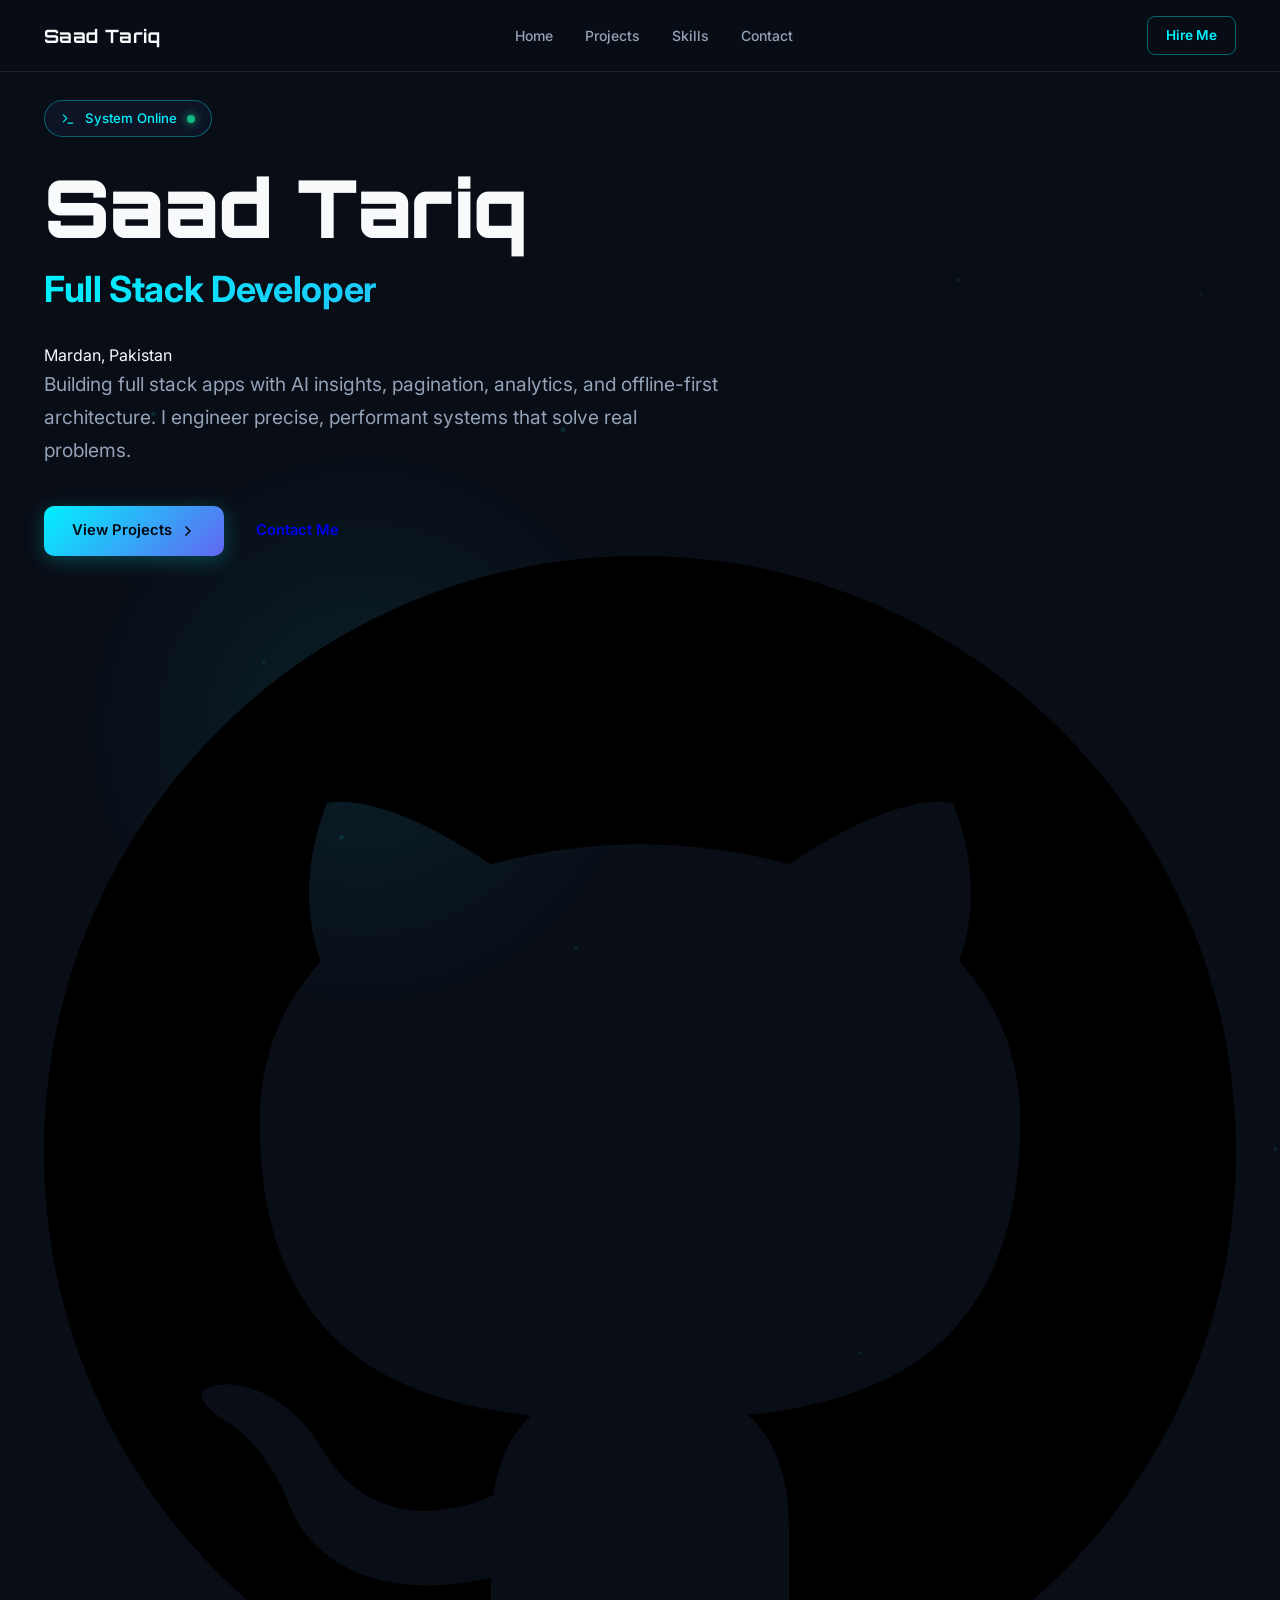
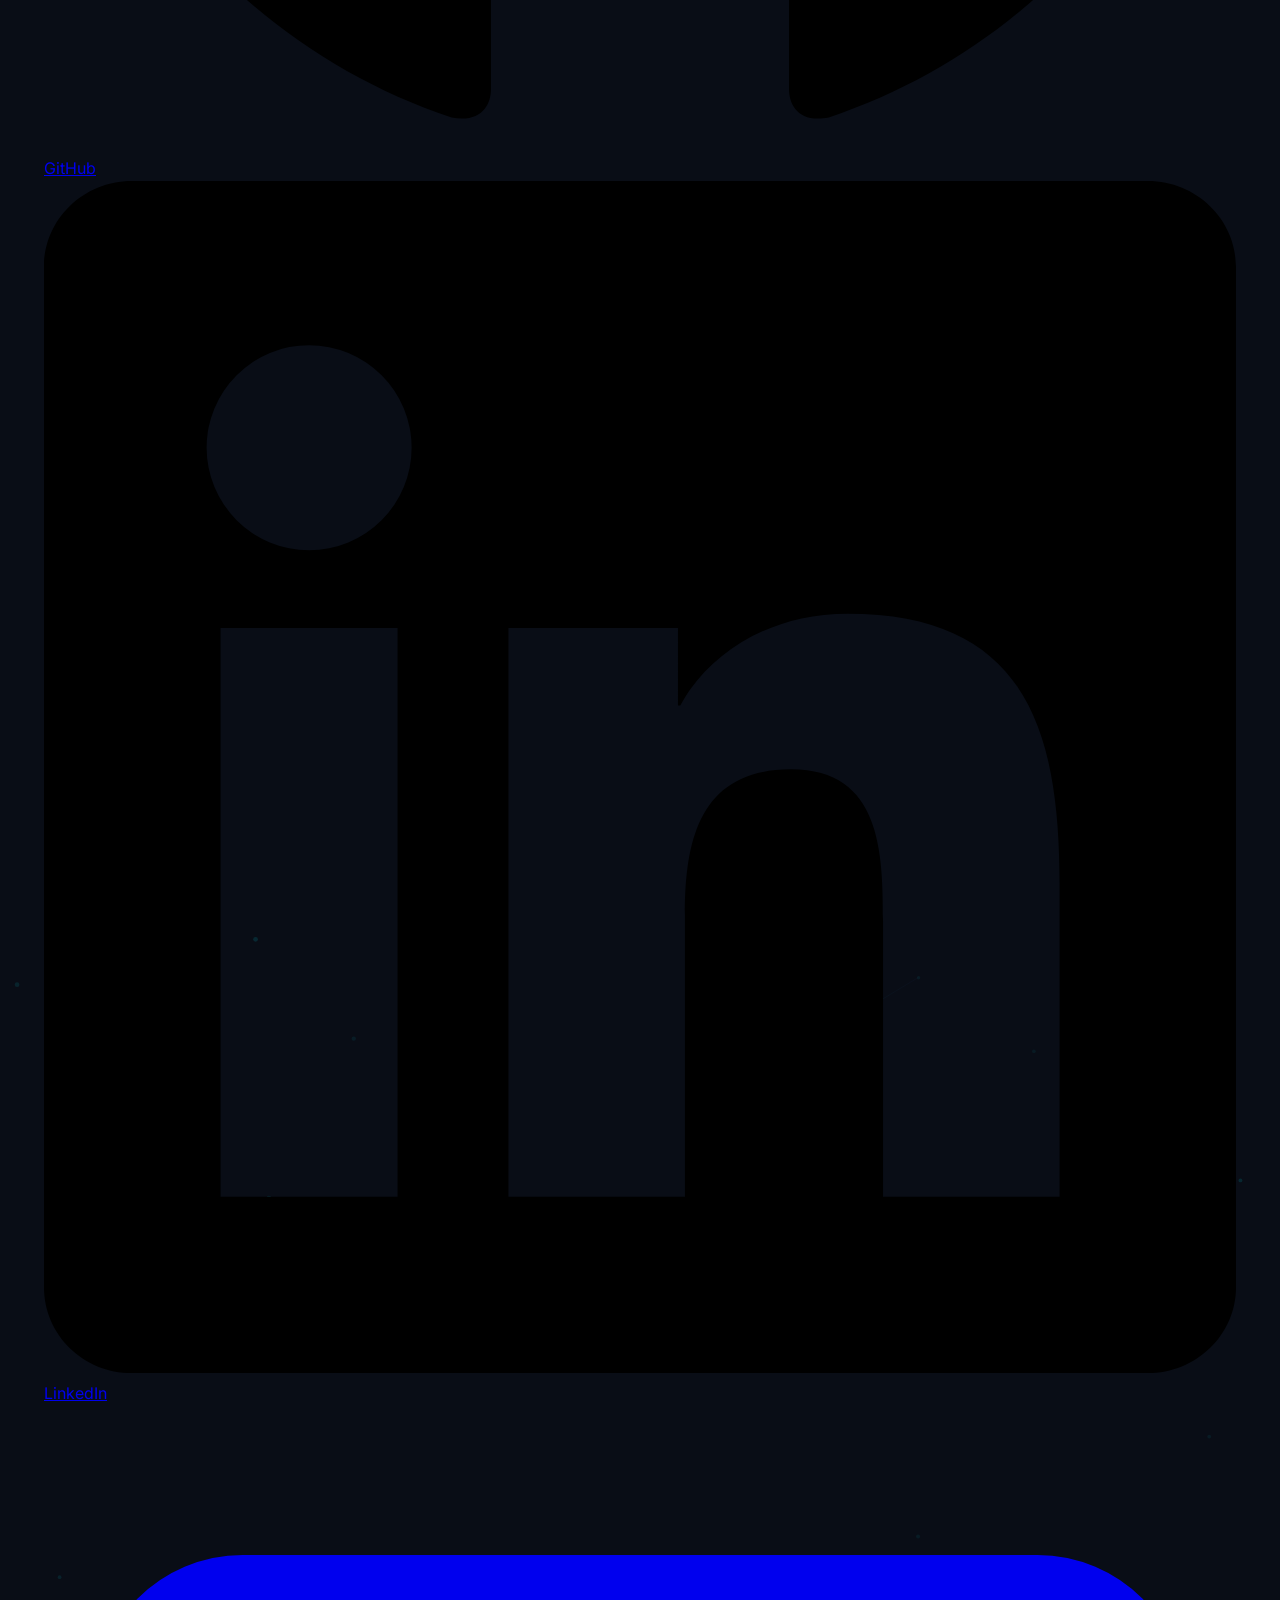
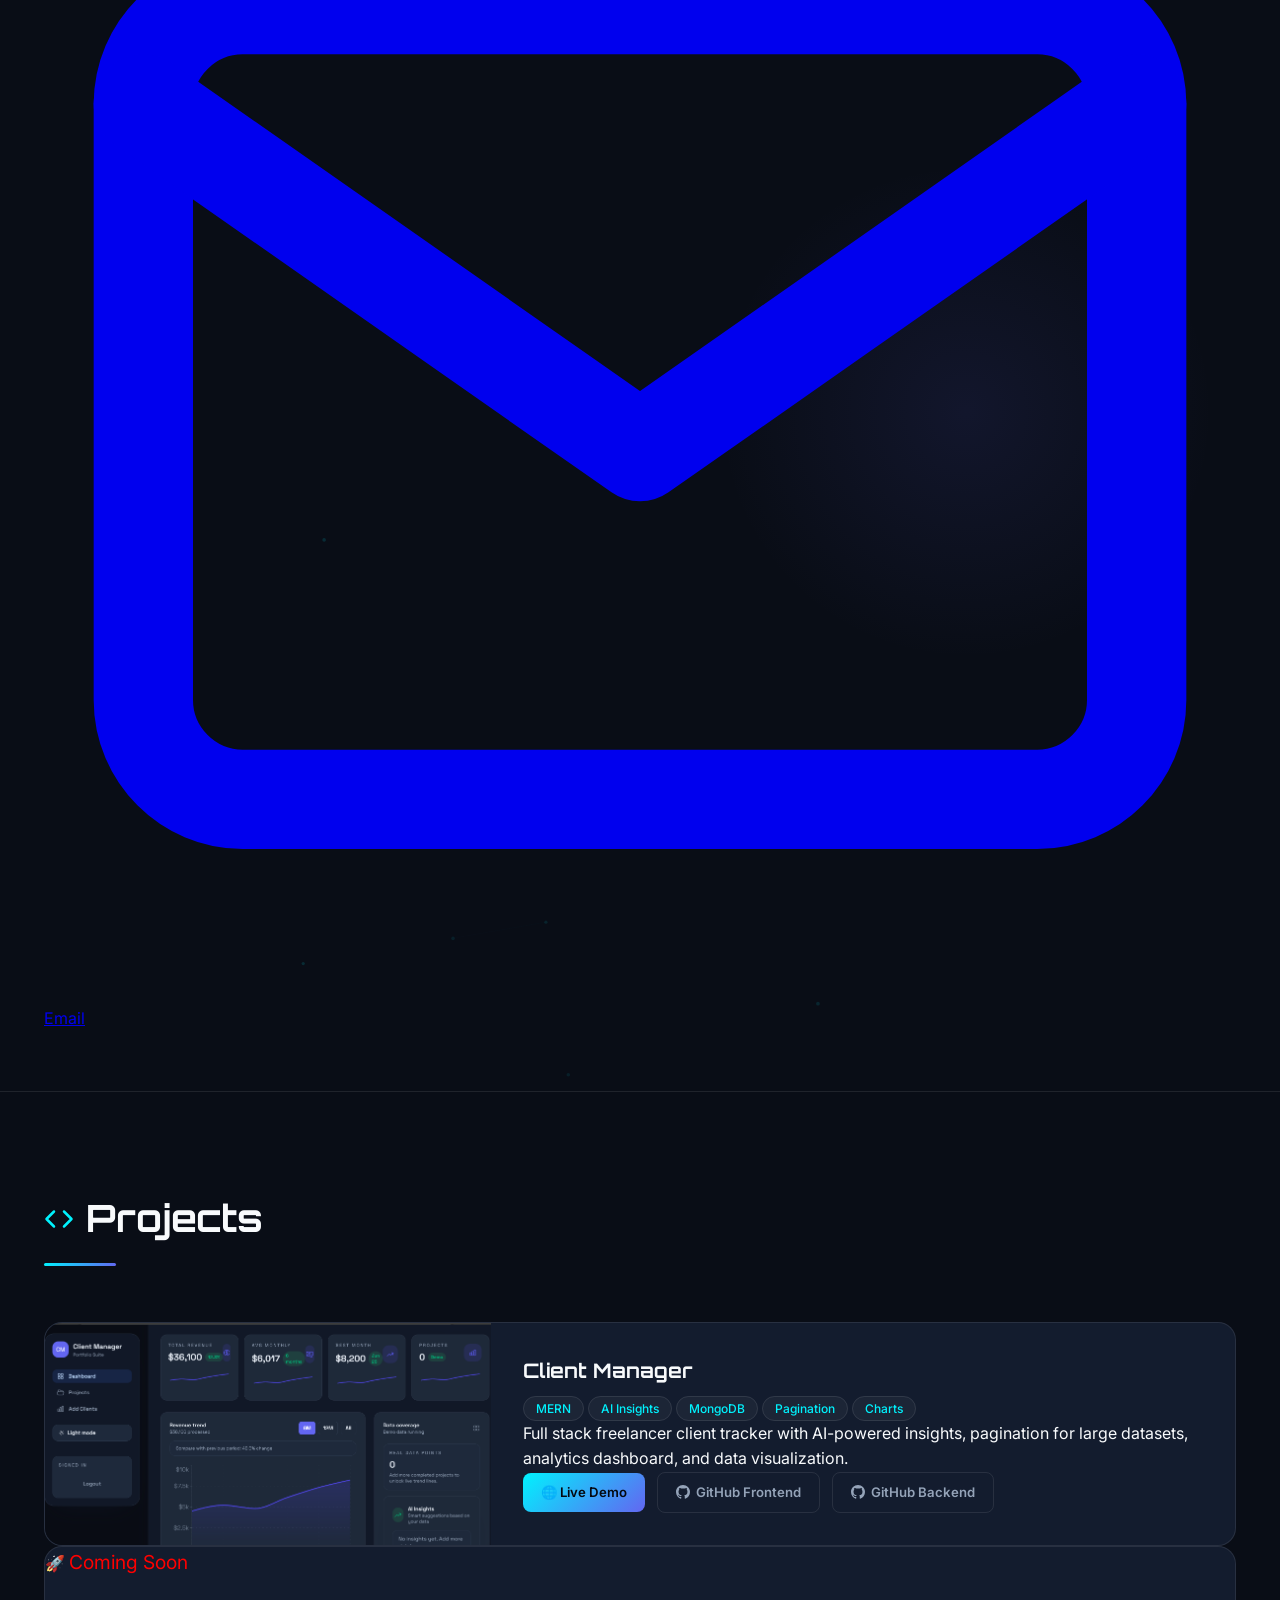
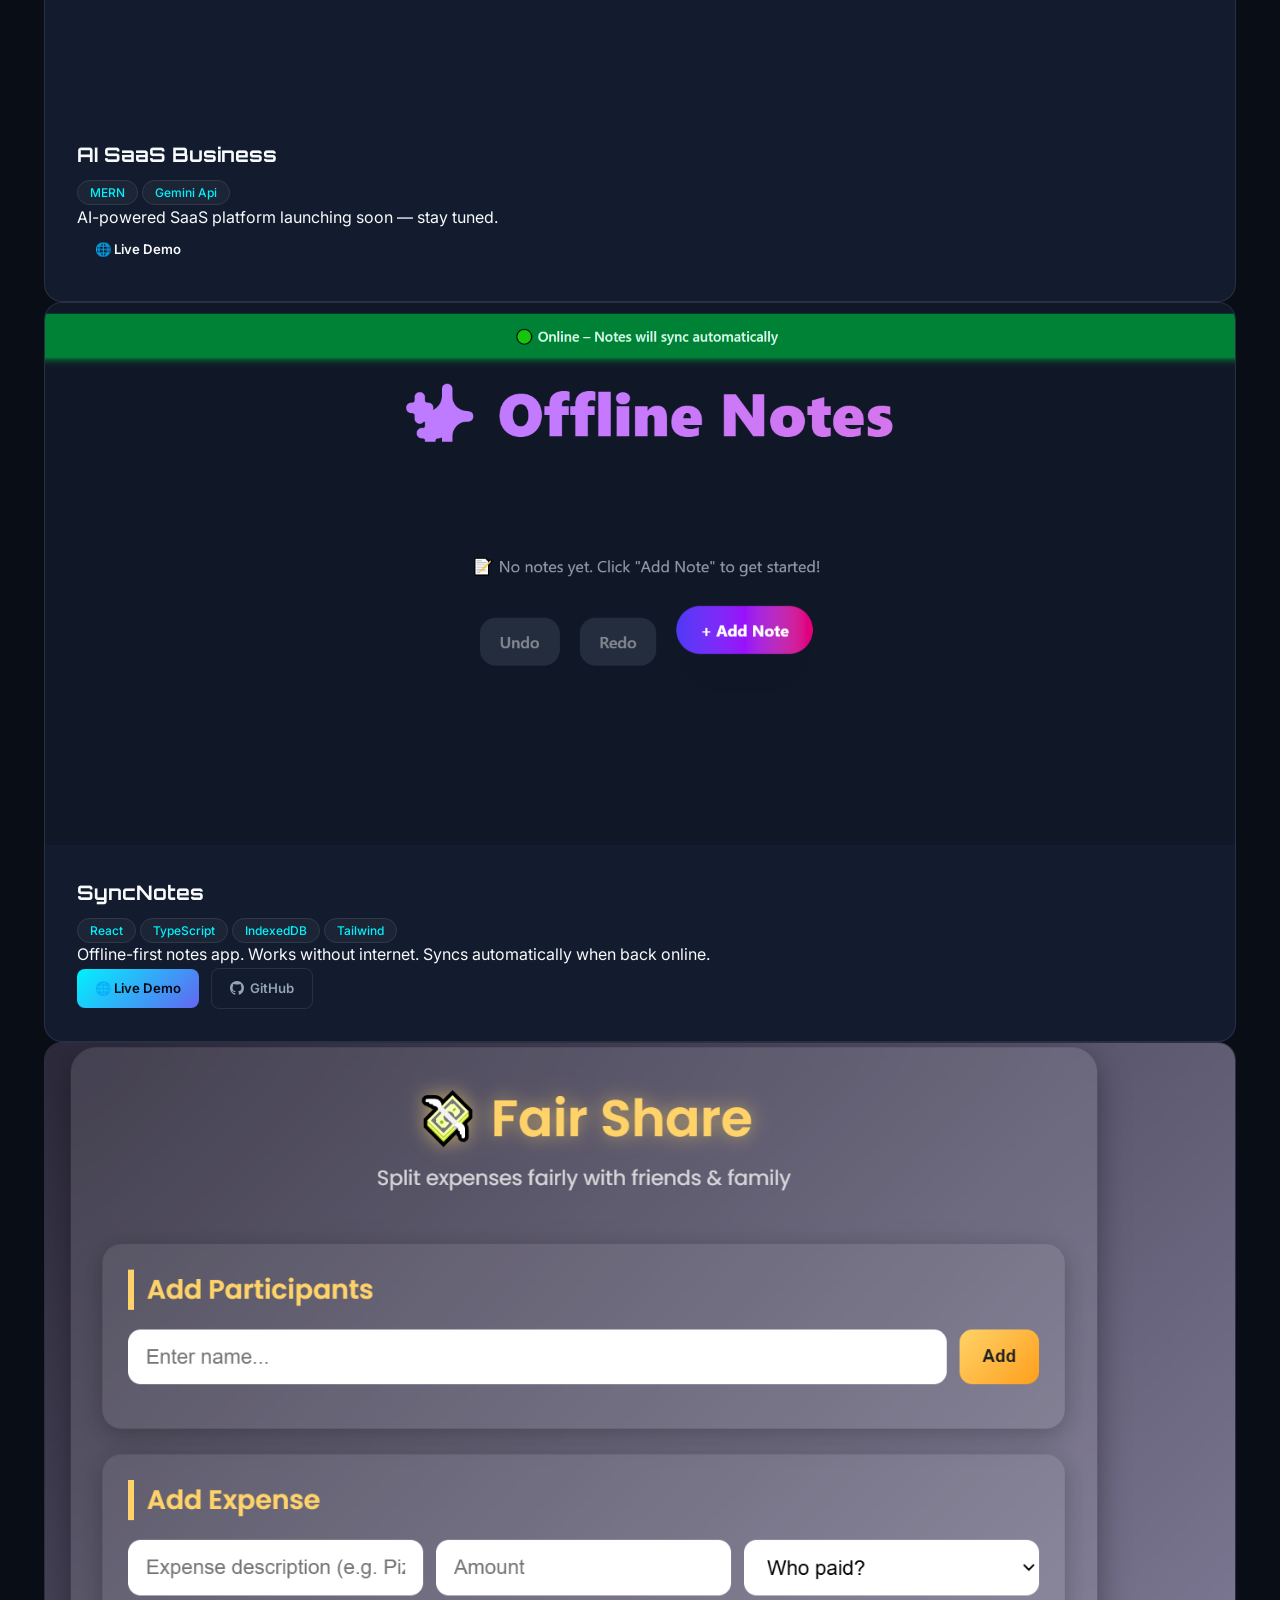
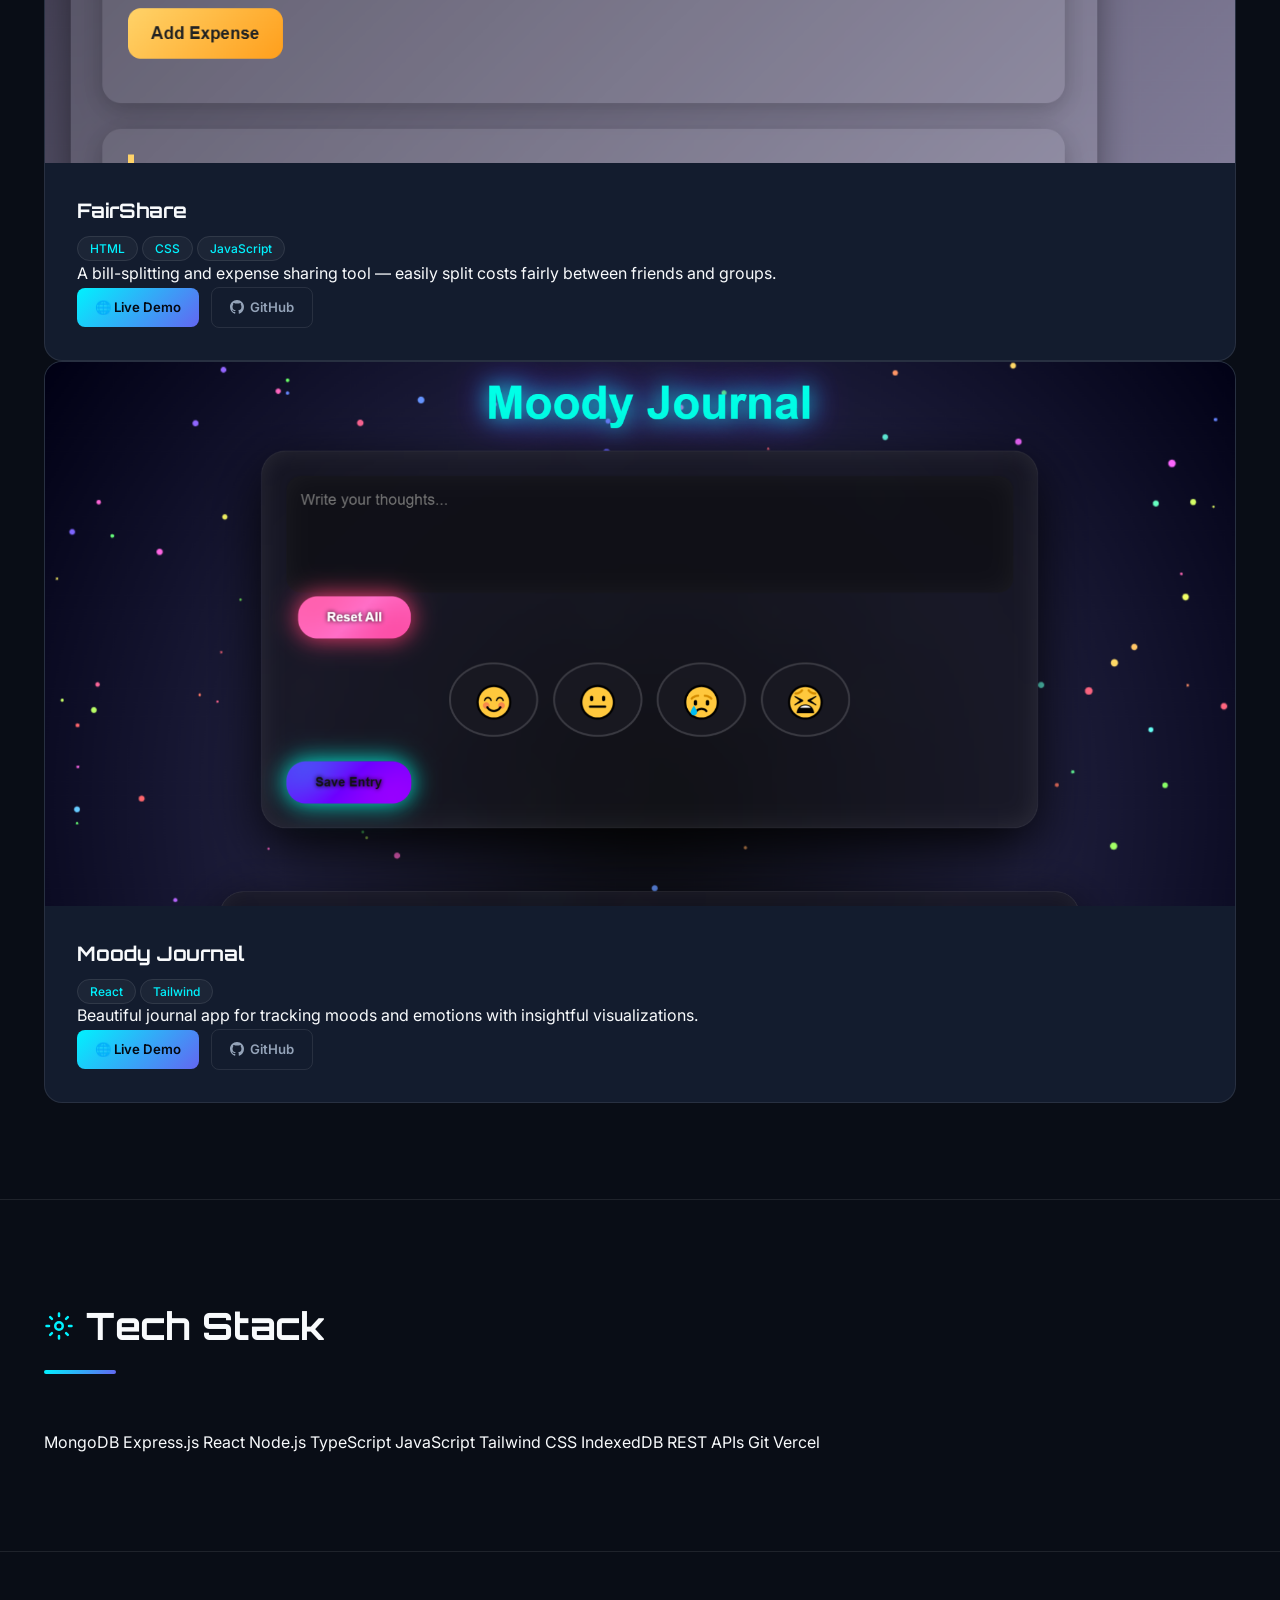
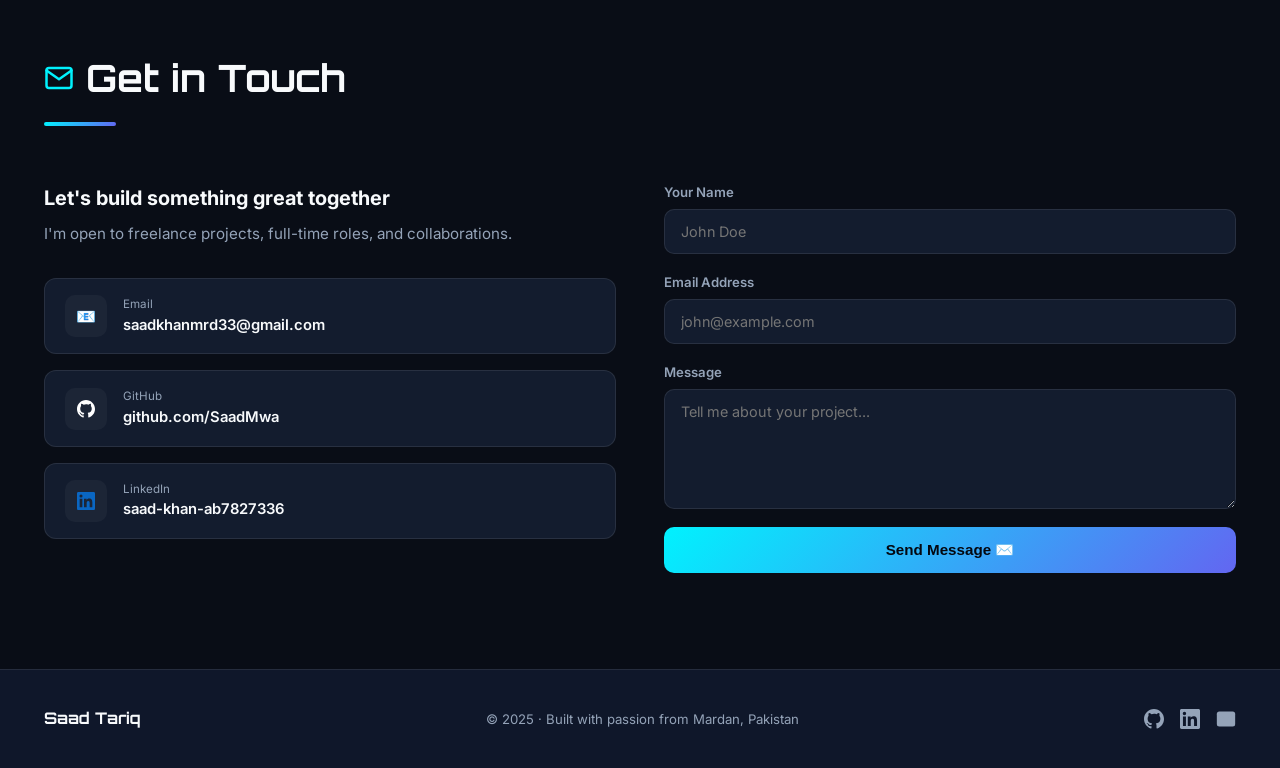
<file: Portfolio.html>
<!DOCTYPE html>
<html lang="en">
<head>
  <meta charset="UTF-8" />
  <meta name="viewport" content="width=device-width, initial-scale=1.0" />
  <title>Saad Tariq - Full Stack Developer</title>
  <link rel="preconnect" href="https://fonts.googleapis.com">
  <link rel="preconnect" href="https://fonts.gstatic.com" crossorigin>
  <link href="https://fonts.googleapis.com/css2?family=Inter:wght@300;400;500;600;700&family=Orbitron:wght@400;500;600;700;800;900&display=swap" rel="stylesheet">
    <link rel="stylesheet" href="style.css">
   
</head>
<body>

<!-- PRELOADER -->
<div id="preloader" onclick="dismissPreloader()">
  <div class="preloader-ring">
    <span class="preloader-text">ST</span>
  </div>
</div>

<!-- NAVBAR -->
<nav>
  <div class="nav-inner">
    <a href="#hero" class="nav-brand">Saad Tariq</a>
    <ul class="nav-links">
      <li><a href="#hero">Home</a></li>
      <li><a href="#projects">Projects</a></li>
      <li><a href="#skills">Skills</a></li>
      <li><a href="#contact">Contact</a></li>
    </ul>
    <a href="#contact" class="nav-hire">Hire Me</a>
    <button class="nav-mobile-toggle" onclick="toggleMobileMenu()" aria-label="Toggle menu">☰</button>
  </div>
  <div class="nav-mobile-menu" id="mobileMenu">
    <a href="#hero" onclick="closeMobileMenu()">Home</a>
    <a href="#projects" onclick="closeMobileMenu()">Projects</a>
    <a href="#skills" onclick="closeMobileMenu()">Skills</a>
    <a href="#contact" onclick="closeMobileMenu()">Contact</a>
  </div>
</nav>

<!-- HERO -->
<section id="hero">
  <canvas id="particle-canvas"></canvas>
  <div class="hero-glow-1"></div>
  <div class="hero-glow-2"></div>
  <div class="hero-content">
    <div class="hero-badge">
      <svg xmlns="http://www.w3.org/2000/svg" width="14" height="14" viewBox="0 0 24 24" fill="none" stroke="currentColor" stroke-width="2" stroke-linecap="round" stroke-linejoin="round" style="color:var(--cyan)"><polyline points="4 17 10 11 4 5"></polyline><line x1="12" y1="19" x2="20" y2="19"></line></svg>
      System Online
      <span class="hero-badge-dot"></span>
    </div>
    <h1 class="hero-name">Saad Tariq</h1>
    <h2 class="hero-title">Full Stack Developer</h2>
    <p class="hero-location">Mardan, Pakistan</p>
    <p class="hero-tagline">
      Building full stack apps with AI insights, pagination, analytics, and offline-first architecture.
      I engineer precise, performant systems that solve real problems.
    </p>
    <div class="hero-buttons">
      <a href="#projects" class="btn btn-primary">
        View Projects
        <svg xmlns="http://www.w3.org/2000/svg" width="16" height="16" viewBox="0 0 24 24" fill="none" stroke="currentColor" stroke-width="2.5" stroke-linecap="round" stroke-linejoin="round"><polyline points="9 18 15 12 9 6"></polyline></svg>
      </a>
      <a href="#contact" class="btn btn-outline">Contact Me</a>
    </div>
    <div class="hero-socials">
      <a href="https://github.com/SaadMwa" target="_blank" rel="noreferrer" class="social-link">
        <svg viewBox="0 0 24 24" xmlns="http://www.w3.org/2000/svg"><path d="M12 0C5.374 0 0 5.373 0 12c0 5.302 3.438 9.8 8.207 11.387.599.111.793-.261.793-.577v-2.234c-3.338.726-4.033-1.416-4.033-1.416-.546-1.387-1.333-1.756-1.333-1.756-1.089-.745.083-.729.083-.729 1.205.084 1.839 1.237 1.839 1.237 1.07 1.834 2.807 1.304 3.492.997.107-.775.418-1.305.762-1.604-2.665-.305-5.467-1.334-5.467-5.931 0-1.311.469-2.381 1.236-3.221-.124-.303-.535-1.524.117-3.176 0 0 1.008-.322 3.301 1.23A11.509 11.509 0 0112 5.803c1.02.005 2.047.138 3.006.404 2.291-1.552 3.297-1.23 3.297-1.23.653 1.653.242 2.874.118 3.176.77.84 1.235 1.911 1.235 3.221 0 4.609-2.807 5.624-5.479 5.921.43.372.823 1.102.823 2.222v3.293c0 .319.192.694.801.576C20.566 21.797 24 17.3 24 12c0-6.627-5.373-12-12-12z"/></svg>
        GitHub
      </a>
      <a href="https://www.linkedin.com/in/saad-tariq-ab7827336/" target="_blank" rel="noreferrer" class="social-link">
        <svg viewBox="0 0 24 24" xmlns="http://www.w3.org/2000/svg"><path d="M20.447 20.452h-3.554v-5.569c0-1.328-.027-3.037-1.852-3.037-1.853 0-2.136 1.445-2.136 2.939v5.667H9.351V9h3.414v1.561h.046c.477-.9 1.637-1.85 3.37-1.85 3.601 0 4.267 2.37 4.267 5.455v6.286zM5.337 7.433a2.062 2.062 0 01-2.063-2.065 2.064 2.064 0 112.063 2.065zm1.782 13.019H3.555V9h3.564v11.452zM22.225 0H1.771C.792 0 0 .774 0 1.729v20.542C0 23.227.792 24 1.771 24h20.451C23.2 24 24 23.227 24 22.271V1.729C24 .774 23.2 0 22.222 0h.003z"/></svg>
        LinkedIn
      </a>
      <a href="mailto:saadkhanmrd33@gmail.com" class="social-link">
        <svg viewBox="0 0 24 24" xmlns="http://www.w3.org/2000/svg" fill="none" stroke="currentColor" stroke-width="2" stroke-linecap="round" stroke-linejoin="round"><path d="M4 4h16c1.1 0 2 .9 2 2v12c0 1.1-.9 2-2 2H4c-1.1 0-2-.9-2-2V6c0-1.1.9-2 2-2z"></path><polyline points="22,6 12,13 2,6"></polyline></svg>
        Email
      </a>
    </div>
  </div>
</section>

<!-- PROJECTS -->
<section id="projects" class="section-divider">
  <div class="container">
    <div class="section-header reveal">
      <h2 class="section-title">
        <svg xmlns="http://www.w3.org/2000/svg" viewBox="0 0 24 24" fill="none" stroke="currentColor" stroke-width="2" stroke-linecap="round" stroke-linejoin="round"><polyline points="16 18 22 12 16 6"></polyline><polyline points="8 6 2 12 8 18"></polyline></svg>
        Projects
      </h2>
      <div class="section-bar"></div>
    </div>
    <div class="projects-grid">

          <!-- Card 1: Client Manager (FLAGSHIP) -->
      <div class="project-card card-flagship">
        <div class="card-image" style="background: linear-gradient(135deg, #00ffff15, #9933ff15); min-height: 160px; display: flex; align-items: center; justify-content: center; overflow: hidden;">
          <img src="./images/cleint.PNG" alt="Client Manager analytics dashboard" style="width: 100%; height: 100%; object-fit: cover;">
        </div>
        <div class="card-body">
          <h3 class="card-title">Client Manager</h3>
          <div class="card-tags">
            <span class="tag">MERN</span>
            <span class="tag">AI Insights</span>
            <span class="tag">MongoDB</span>
            <span class="tag">Pagination</span>
            <span class="tag">Charts</span>
          </div>
          <p class="card-desc">Full stack freelancer client tracker with AI-powered insights, pagination for large datasets, analytics dashboard, and data visualization.</p>
          <div class="card-actions">
            <a href="https://client-manager-frontend-vwyz.vercel.app" target="_blank" rel="noreferrer" class="card-btn card-btn-live">🌐 Live Demo</a>
            <a href="https://github.com/SaadMwa/ClientManager-frontend" target="_blank" rel="noreferrer" class="card-btn card-btn-github">
              <svg width="14" height="14" viewBox="0 0 24 24" fill="currentColor"><path d="M12 0C5.374 0 0 5.373 0 12c0 5.302 3.438 9.8 8.207 11.387.599.111.793-.261.793-.577v-2.234c-3.338.726-4.033-1.416-4.033-1.416-.546-1.387-1.333-1.756-1.333-1.756-1.089-.745.083-.729.083-.729 1.205.084 1.839 1.237 1.839 1.237 1.07 1.834 2.807 1.304 3.492.997.107-.775.418-1.305.762-1.604-2.665-.305-5.467-1.334-5.467-5.931 0-1.311.469-2.381 1.236-3.221-.124-.303-.535-1.524.117-3.176 0 0 1.008-.322 3.301 1.23A11.509 11.509 0 0112 5.803c1.02.005 2.047.138 3.006.404 2.291-1.552 3.297-1.23 3.297-1.23.653 1.653.242 2.874.118 3.176.77.84 1.235 1.911 1.235 3.221 0 4.609-2.807 5.624-5.479 5.921.43.372.823 1.102.823 2.222v3.293c0 .319.192.694.801.576C20.566 21.797 24 17.3 24 12c0-6.627-5.373-12-12-12z"/></svg>
              GitHub Frontend
            </a>
            <a href="https://github.com/SaadMwa/ClientManager-Backend" target="_blank" rel="noreferrer" class="card-btn card-btn-github">
              <svg width="14" height="14" viewBox="0 0 24 24" fill="currentColor"><path d="M12 0C5.374 0 0 5.373 0 12c0 5.302 3.438 9.8 8.207 11.387.599.111.793-.261.793-.577v-2.234c-3.338.726-4.033-1.416-4.033-1.416-.546-1.387-1.333-1.756-1.333-1.756-1.089-.745.083-.729.083-.729 1.205.084 1.839 1.237 1.839 1.237 1.07 1.834 2.807 1.304 3.492.997.107-.775.418-1.305.762-1.604-2.665-.305-5.467-1.334-5.467-5.931 0-1.311.469-2.381 1.236-3.221-.124-.303-.535-1.524.117-3.176 0 0 1.008-.322 3.301 1.23A11.509 11.509 0 0112 5.803c1.02.005 2.047.138 3.006.404 2.291-1.552 3.297-1.23 3.297-1.23.653 1.653.242 2.874.118 3.176.77.84 1.235 1.911 1.235 3.221 0 4.609-2.807 5.624-5.479 5.921.43.372.823 1.102.823 2.222v3.293c0 .319.192.694.801.576C20.566 21.797 24 17.3 24 12c0-6.627-5.373-12-12-12z"/></svg>
              GitHub Backend
            </a>
          </div>
        </div>
      </div>

       <div class="project-card">
        <div class="card-image img-ai" style="height:160px;">
          <span class="card-image-icon">🚀</span>
           <span style="color: red; font-size: larger;">Coming Soon</span>
      
        </div>
        <div class="card-body">
          <h3 class="card-title">AI SaaS Business</h3>
          <div class="card-tags">
            <span class="tag">MERN</span>
            <span class="tag">Gemini Api</span>
          </div>
          <p class="card-desc">AI-powered SaaS platform launching soon — stay tuned.</p>
          <div class="card-actions">
  <span class="card-btn card-btn-disabled" data-tip="Add your deployed URL">🌐 Live Demo</span>
         
          </div>
        </div>
      </div>

      <!-- Card 2: SyncNotes -->
      <div class="project-card">
       <div class="card-image" style="background: linear-gradient(135deg, #00ffff15, #9933ff15); min-height: 160px; display: flex; align-items: center; justify-content: center; overflow: hidden;">
  <img src="./images/syncnotes.PNG" alt="FairShare screenshot" style="width: 100%; height: 100%; object-fit: cover;">
</div>
        <div class="card-body">
          <h3 class="card-title">SyncNotes</h3>
          <div class="card-tags">
            <span class="tag">React</span>
            <span class="tag">TypeScript</span>
            <span class="tag">IndexedDB</span>
            <span class="tag">Tailwind</span>
          </div>
          <p class="card-desc">Offline-first notes app. Works without internet. Syncs automatically when back online.</p>
          <div class="card-actions">
            <a href="https://syncnotes-omega.vercel.app/" target="_blank" rel="noreferrer" class="card-btn card-btn-live">🌐 Live Demo</a>
            <a href="https://github.com/SaadMwa/syncnotes" target="_blank" rel="noreferrer" class="card-btn card-btn-github">
              <svg width="14" height="14" viewBox="0 0 24 24" fill="currentColor"><path d="M12 0C5.374 0 0 5.373 0 12c0 5.302 3.438 9.8 8.207 11.387.599.111.793-.261.793-.577v-2.234c-3.338.726-4.033-1.416-4.033-1.416-.546-1.387-1.333-1.756-1.333-1.756-1.089-.745.083-.729.083-.729 1.205.084 1.839 1.237 1.839 1.237 1.07 1.834 2.807 1.304 3.492.997.107-.775.418-1.305.762-1.604-2.665-.305-5.467-1.334-5.467-5.931 0-1.311.469-2.381 1.236-3.221-.124-.303-.535-1.524.117-3.176 0 0 1.008-.322 3.301 1.23A11.509 11.509 0 0112 5.803c1.02.005 2.047.138 3.006.404 2.291-1.552 3.297-1.23 3.297-1.23.653 1.653.242 2.874.118 3.176.77.84 1.235 1.911 1.235 3.221 0 4.609-2.807 5.624-5.479 5.921.43.372.823 1.102.823 2.222v3.293c0 .319.192.694.801.576C20.566 21.797 24 17.3 24 12c0-6.627-5.373-12-12-12z"/></svg>
              GitHub
            </a>
          </div>
        </div>
      </div>

<!-- Card 3: FairShare -->
<div class="project-card">
 <div class="card-image" style="background: linear-gradient(135deg, #00ffff15, #9933ff15); min-height: 160px; display: flex; align-items: center; justify-content: center; overflow: hidden;">
  <img src="./images/bil.PNG" alt="FairShare screenshot" style="width: 100%; height: 100%; object-fit: cover;">
</div>
  <div class="card-body">
    <h3 class="card-title">FairShare</h3>
    <div class="card-tags">
      <span class="tag">HTML</span>
      <span class="tag">CSS</span>
      <span class="tag">JavaScript</span>
    </div>
    <p class="card-desc">A bill-splitting and expense sharing tool — easily split costs fairly between friends and groups.</p>
    <div class="card-actions">
        <a href="https://saadmwa.github.io/bill-splitter-webapp-saad/" target="_blank" rel="noreferrer" class="card-btn card-btn-live">🌐 Live Demo</a>
  <a href="https://github.com/SaadMwa/bill-splitter-webapp-saad.git" target="_blank" rel="noreferrer" class="card-btn card-btn-github">
              <svg width="14" height="14" viewBox="0 0 24 24" fill="currentColor"><path d="M12 0C5.374 0 0 5.373 0 12c0 5.302 3.438 9.8 8.207 11.387.599.111.793-.261.793-.577v-2.234c-3.338.726-4.033-1.416-4.033-1.416-.546-1.387-1.333-1.756-1.333-1.756-1.089-.745.083-.729.083-.729 1.205.084 1.839 1.237 1.839 1.237 1.07 1.834 2.807 1.304 3.492.997.107-.775.418-1.305.762-1.604-2.665-.305-5.467-1.334-5.467-5.931 0-1.311.469-2.381 1.236-3.221-.124-.303-.535-1.524.117-3.176 0 0 1.008-.322 3.301 1.23A11.509 11.509 0 0112 5.803c1.02.005 2.047.138 3.006.404 2.291-1.552 3.297-1.23 3.297-1.23.653 1.653.242 2.874.118 3.176.77.84 1.235 1.911 1.235 3.221 0 4.609-2.807 5.624-5.479 5.921.43.372.823 1.102.823 2.222v3.293c0 .319.192.694.801.576C20.566 21.797 24 17.3 24 12c0-6.627-5.373-12-12-12z"/></svg>
              GitHub
            </a>
      </span>
    </div>
  </div>
</div>

      <!-- Card 4: Moody Journal -->
      <div class="project-card">
       <div class="card-image" style="background: linear-gradient(135deg, #00ffff15, #9933ff15); min-height: 160px; display: flex; align-items: center; justify-content: center; overflow: hidden;">
  <img src="./images/moddy journal.PNG" alt="Moody Journal screenshot" style="width: 100%; height: 100%; object-fit: cover;">
</div>
        <div class="card-body">
          <h3 class="card-title">Moody Journal</h3>
          <div class="card-tags">
            <span class="tag">React</span>
            <span class="tag">Tailwind</span>
          </div>
          <p class="card-desc">Beautiful journal app for tracking moods and emotions with insightful visualizations.</p>
          <div class="card-actions">
            <a href="https://saadmwa.github.io/Moody_Journal/" target="_blank" rel="noreferrer" class="card-btn card-btn-live">🌐 Live Demo</a>
            <a href="https://github.com/SaadMwa/Moody_Journal" target="_blank" rel="noreferrer" class="card-btn card-btn-github">
              <svg width="14" height="14" viewBox="0 0 24 24" fill="currentColor"><path d="M12 0C5.374 0 0 5.373 0 12c0 5.302 3.438 9.8 8.207 11.387.599.111.793-.261.793-.577v-2.234c-3.338.726-4.033-1.416-4.033-1.416-.546-1.387-1.333-1.756-1.333-1.756-1.089-.745.083-.729.083-.729 1.205.084 1.839 1.237 1.839 1.237 1.07 1.834 2.807 1.304 3.492.997.107-.775.418-1.305.762-1.604-2.665-.305-5.467-1.334-5.467-5.931 0-1.311.469-2.381 1.236-3.221-.124-.303-.535-1.524.117-3.176 0 0 1.008-.322 3.301 1.23A11.509 11.509 0 0112 5.803c1.02.005 2.047.138 3.006.404 2.291-1.552 3.297-1.23 3.297-1.23.653 1.653.242 2.874.118 3.176.77.84 1.235 1.911 1.235 3.221 0 4.609-2.807 5.624-5.479 5.921.43.372.823 1.102.823 2.222v3.293c0 .319.192.694.801.576C20.566 21.797 24 17.3 24 12c0-6.627-5.373-12-12-12z"/></svg>
              GitHub
            </a>
          </div>
        </div>
      </div>
    </div>
  </div>
</section>

<!-- SKILLS -->
<section id="skills" class="section-divider">
  <div class="container">
    <div class="section-header reveal">
      <h2 class="section-title">
        <svg xmlns="http://www.w3.org/2000/svg" viewBox="0 0 24 24" fill="none" stroke="currentColor" stroke-width="2" stroke-linecap="round" stroke-linejoin="round"><circle cx="12" cy="12" r="3"></circle><path d="M19.07 4.93l-1.41 1.41M4.93 19.07l1.41-1.41M19.07 19.07l-1.41-1.41M4.93 4.93l1.41 1.41M2 12H4m16 0h2M12 2v2m0 16v2"></path></svg>
        Tech Stack
      </h2>
      <div class="section-bar"></div>
    </div>
    <div class="skills-grid reveal">
      <span class="skill-tag">MongoDB</span>
      <span class="skill-tag">Express.js</span>
      <span class="skill-tag">React</span>
      <span class="skill-tag">Node.js</span>
      <span class="skill-tag">TypeScript</span>
      <span class="skill-tag">JavaScript</span>
      <span class="skill-tag">Tailwind CSS</span>
      <span class="skill-tag">IndexedDB</span>
      <span class="skill-tag">REST APIs</span>
      <span class="skill-tag">Git</span>
      <span class="skill-tag">Vercel</span>
    </div>
  </div>
</section>

<!-- CONTACT -->
<section id="contact" class="section-divider">
  <div class="container">
    <div class="section-header reveal">
      <h2 class="section-title">
        <svg xmlns="http://www.w3.org/2000/svg" viewBox="0 0 24 24" fill="none" stroke="currentColor" stroke-width="2" stroke-linecap="round" stroke-linejoin="round"><path d="M4 4h16c1.1 0 2 .9 2 2v12c0 1.1-.9 2-2 2H4c-1.1 0-2-.9-2-2V6c0-1.1.9-2 2-2z"></path><polyline points="22,6 12,13 2,6"></polyline></svg>
        Get in Touch
      </h2>
      <div class="section-bar"></div>
    </div>
    <div class="contact-grid">
      <div class="reveal">
        <div class="contact-info">
          <h3>Let's build something great together</h3>
          <p>I'm open to freelance projects, full-time roles, and collaborations.</p>
        </div>
        <div class="contact-items">
          <a href="mailto:saadkhanmrd33@gmail.com" class="contact-item">
            <div class="contact-item-icon icon-email">📧</div>
            <div>
              <div class="contact-item-label">Email</div>
              <div class="contact-item-value">saadkhanmrd33@gmail.com</div>
            </div>
          </a>
          <a href="https://github.com/SaadMwa" target="_blank" rel="noreferrer" class="contact-item">
            <div class="contact-item-icon icon-github">
              <svg width="18" height="18" viewBox="0 0 24 24" fill="white"><path d="M12 0C5.374 0 0 5.373 0 12c0 5.302 3.438 9.8 8.207 11.387.599.111.793-.261.793-.577v-2.234c-3.338.726-4.033-1.416-4.033-1.416-.546-1.387-1.333-1.756-1.333-1.756-1.089-.745.083-.729.083-.729 1.205.084 1.839 1.237 1.839 1.237 1.07 1.834 2.807 1.304 3.492.997.107-.775.418-1.305.762-1.604-2.665-.305-5.467-1.334-5.467-5.931 0-1.311.469-2.381 1.236-3.221-.124-.303-.535-1.524.117-3.176 0 0 1.008-.322 3.301 1.23A11.509 11.509 0 0112 5.803c1.02.005 2.047.138 3.006.404 2.291-1.552 3.297-1.23 3.297-1.23.653 1.653.242 2.874.118 3.176.77.84 1.235 1.911 1.235 3.221 0 4.609-2.807 5.624-5.479 5.921.43.372.823 1.102.823 2.222v3.293c0 .319.192.694.801.576C20.566 21.797 24 17.3 24 12c0-6.627-5.373-12-12-12z"/></svg>
            </div>
            <div>
              <div class="contact-item-label">GitHub</div>
              <div class="contact-item-value">github.com/SaadMwa</div>
            </div>
          </a>
          <a href="https://www.linkedin.com/in/saad-tariq-ab7827336/" target="_blank" rel="noreferrer" class="contact-item">
            <div class="contact-item-icon icon-linkedin">
              <svg width="18" height="18" viewBox="0 0 24 24" fill="#0a66c2"><path d="M20.447 20.452h-3.554v-5.569c0-1.328-.027-3.037-1.852-3.037-1.853 0-2.136 1.445-2.136 2.939v5.667H9.351V9h3.414v1.561h.046c.477-.9 1.637-1.85 3.37-1.85 3.601 0 4.267 2.37 4.267 5.455v6.286zM5.337 7.433a2.062 2.062 0 01-2.063-2.065 2.064 2.064 0 112.063 2.065zm1.782 13.019H3.555V9h3.564v11.452zM22.225 0H1.771C.792 0 0 .774 0 1.729v20.542C0 23.227.792 24 1.771 24h20.451C23.2 24 24 23.227 24 22.271V1.729C24 .774 23.2 0 22.222 0h.003z"/></svg>
            </div>
            <div>
              <div class="contact-item-label">LinkedIn</div>
              <div class="contact-item-value">saad-khan-ab7827336</div>
            </div>
          </a>
        </div>
      </div>

      <div class="reveal reveal-delay-1">
        <form class="contact-form" id="contactForm" action="https://formspree.io/f/YOUR_FORM_ID" method="POST">
          <div class="form-field">
            <label for="name">Your Name</label>
            <input type="text" id="name" name="name" placeholder="John Doe" required />
          </div>
          <div class="form-field">
            <label for="email">Email Address</label>
            <input type="email" id="email" name="email" placeholder="john@example.com" required />
          </div>
          <div class="form-field">
            <label for="message">Message</label>
            <textarea id="message" name="message" placeholder="Tell me about your project..." required></textarea>
          </div>
          <div class="form-msg" id="formMsg"></div>
          <button type="submit" class="form-submit" id="submitBtn">Send Message ✉️</button>
        </form>
      </div>
    </div>
  </div>
</section>

<!-- FOOTER -->
<footer>
  <div class="footer-inner">
    <span class="footer-brand">Saad Tariq</span>
    <span class="footer-copy">© 2025 · Built with passion from Mardan, Pakistan</span>
    <div class="footer-socials">
      <a href="https://github.com/SaadMwa" target="_blank" rel="noreferrer" class="footer-social" title="GitHub">
        <svg viewBox="0 0 24 24"><path d="M12 0C5.374 0 0 5.373 0 12c0 5.302 3.438 9.8 8.207 11.387.599.111.793-.261.793-.577v-2.234c-3.338.726-4.033-1.416-4.033-1.416-.546-1.387-1.333-1.756-1.333-1.756-1.089-.745.083-.729.083-.729 1.205.084 1.839 1.237 1.839 1.237 1.07 1.834 2.807 1.304 3.492.997.107-.775.418-1.305.762-1.604-2.665-.305-5.467-1.334-5.467-5.931 0-1.311.469-2.381 1.236-3.221-.124-.303-.535-1.524.117-3.176 0 0 1.008-.322 3.301 1.23A11.509 11.509 0 0112 5.803c1.02.005 2.047.138 3.006.404 2.291-1.552 3.297-1.23 3.297-1.23.653 1.653.242 2.874.118 3.176.77.84 1.235 1.911 1.235 3.221 0 4.609-2.807 5.624-5.479 5.921.43.372.823 1.102.823 2.222v3.293c0 .319.192.694.801.576C20.566 21.797 24 17.3 24 12c0-6.627-5.373-12-12-12z"/></svg>
      </a>
      <a href="https://www.linkedin.com/in/saad-tariq-ab7827336/" target="_blank" rel="noreferrer" class="footer-social" title="LinkedIn">
        <svg viewBox="0 0 24 24"><path d="M20.447 20.452h-3.554v-5.569c0-1.328-.027-3.037-1.852-3.037-1.853 0-2.136 1.445-2.136 2.939v5.667H9.351V9h3.414v1.561h.046c.477-.9 1.637-1.85 3.37-1.85 3.601 0 4.267 2.37 4.267 5.455v6.286zM5.337 7.433a2.062 2.062 0 01-2.063-2.065 2.064 2.064 0 112.063 2.065zm1.782 13.019H3.555V9h3.564v11.452zM22.225 0H1.771C.792 0 0 .774 0 1.729v20.542C0 23.227.792 24 1.771 24h20.451C23.2 24 24 23.227 24 22.271V1.729C24 .774 23.2 0 22.222 0h.003z"/></svg>
      </a>
      <a href="mailto:saadkhanmrd33@gmail.com" class="footer-social" title="Email">
        <svg viewBox="0 0 24 24" fill="none" stroke="currentColor" stroke-width="2" stroke-linecap="round" stroke-linejoin="round"><path d="M4 4h16c1.1 0 2 .9 2 2v12c0 1.1-.9 2-2 2H4c-1.1 0-2-.9-2-2V6c0-1.1.9-2 2-2z"></path><polyline points="22,6 12,13 2,6"></polyline></svg>
      </a>
    </div>
  </div>
</footer>
</body>
 <script src="script.js"></script>
</html>
</file>
<file: style.css>
/* ─── GLOBAL RESET & VARIABLES ─── */
*, *::before, *::after {
  box-sizing: border-box;
  margin: 0;
  padding: 0;
}

:root {
  --bg: #090d16;
  --bg2: #0f172a;
  --bg3: #1e293b;
  --card: #131c2e;
  --card-hover: #19253d;
  --border: rgba(255, 255, 255, 0.09);
  --border-bright: rgba(0, 242, 254, 0.35);
  
  --cyan: #00f2fe;
  --cyan-dim: rgba(0, 242, 254, 0.12);
  --indigo: #6366f1;
  --indigo-dim: rgba(99, 102, 241, 0.15);
  --purple: #8b5cf6;
  --green: #10b981;

  --text: #f8fafc;
  --muted: #94a3b8;
  --muted-dark: #64748b;
  
  --gradient: linear-gradient(135deg, #00f2fe 0%, #6366f1 100%);
  --gradient-hover: linear-gradient(135deg, #38ef7d 0%, #00f2fe 100%);
}

html {
  scroll-behavior: smooth;
}

body {
  background: var(--bg);
  color: var(--text);
  font-family: 'Inter', system-ui, -apple-system, sans-serif;
  line-height: 1.6;
  overflow-x: hidden;
  -webkit-font-smoothing: antialiased;
}

/* Accessible Focus States */
:focus-visible {
  outline: 2px solid var(--cyan);
  outline-offset: 3px;
}

/* ─── PRELOADER ─── */
#preloader {
  position: fixed;
  inset: 0;
  z-index: 9999;
  background: var(--bg);
  display: flex;
  align-items: center;
  justify-content: center;
  cursor: pointer;
  transition: opacity 0.4s ease, visibility 0.4s ease;
}
#preloader.hidden {
  opacity: 0;
  visibility: hidden;
  pointer-events: none;
}
.preloader-ring {
  width: 84px;
  height: 84px;
  border-radius: 50%;
  border: 2px solid rgba(0, 242, 254, 0.25);
  display: flex;
  align-items: center;
  justify-content: center;
  position: relative;
  animation: ringPulse 1.4s ease-in-out infinite;
}
.preloader-text {
  font-family: 'Orbitron', sans-serif;
  font-size: 1.5rem;
  font-weight: 800;
  background: var(--gradient);
  -webkit-background-clip: text;
  -webkit-text-fill-color: transparent;
  background-clip: text;
  letter-spacing: 0.1em;
}
@keyframes ringPulse {
  0%, 100% { transform: scale(1); box-shadow: 0 0 20px rgba(0, 242, 254, 0.15); }
  50% { transform: scale(1.05); box-shadow: 0 0 35px rgba(0, 242, 254, 0.3); }
}

/* ─── NAVBAR ─── */
nav {
  position: fixed;
  top: 0; left: 0; right: 0;
  z-index: 100;
  background: rgba(9, 13, 22, 0.88);
  backdrop-filter: blur(16px);
  -webkit-backdrop-filter: blur(16px);
  border-bottom: 1px solid var(--border);
  height: 72px;
  display: flex;
  align-items: center;
}
.nav-inner {
  max-width: 1240px;
  margin: 0 auto;
  padding: 0 24px;
  width: 100%;
  display: flex;
  align-items: center;
  justify-content: space-between;
}
.nav-brand {
  font-family: 'Orbitron', sans-serif;
  font-size: 1.15rem;
  font-weight: 700;
  color: var(--text);
  text-decoration: none;
  letter-spacing: 0.02em;
}
.brand-accent {
  color: var(--cyan);
}
.nav-links {
  display: flex;
  gap: 32px;
  list-style: none;
}
.nav-links a {
  color: var(--muted);
  text-decoration: none;
  font-size: 0.875rem;
  font-weight: 500;
  transition: color 0.2s;
}
.nav-links a:hover {
  color: var(--cyan);
}
.nav-actions {
  display: flex;
  align-items: center;
  gap: 16px;
}
.nav-hire {
  padding: 8px 18px;
  border: 1px solid rgba(0, 242, 254, 0.4);
  border-radius: 8px;
  color: var(--cyan);
  text-decoration: none;
  font-size: 0.85rem;
  font-weight: 600;
  transition: all 0.2s;
}
.nav-hire:hover {
  background: var(--cyan-dim);
  box-shadow: 0 0 16px rgba(0, 242, 254, 0.2);
}
.nav-mobile-toggle {
  display: none;
  background: none;
  border: none;
  cursor: pointer;
  color: var(--text);
}
.nav-mobile-menu {
  display: none;
  flex-direction: column;
  position: absolute;
  top: 72px; left: 0; right: 0;
  background: var(--bg2);
  border-bottom: 1px solid var(--border);
  padding: 16px 0;
}
.nav-mobile-menu.open {
  display: flex;
}
.nav-mobile-menu a {
  color: var(--muted);
  text-decoration: none;
  padding: 12px 28px;
  font-size: 0.95rem;
  font-weight: 500;
}
.nav-mobile-menu a:hover {
  color: var(--cyan);
  background: rgba(255, 255, 255, 0.03);
}

/* ─── HERO SECTION ─── */
#hero {
  min-height: 90vh;
  display: flex;
  align-items: center;
  padding-top: 100px;
  padding-bottom: 60px;
  position: relative;
  overflow: hidden;
  scroll-margin-top: 90px;
}
#particle-canvas {
  position: absolute;
  inset: 0;
  width: 100%;
  height: 100%;
  z-index: 0;
  opacity: 0.55;
}
.hero-glow-1 {
  position: absolute;
  width: 600px; height: 600px;
  background: radial-gradient(circle, rgba(0, 242, 254, 0.08) 0%, transparent 70%);
  top: 10%; left: 5%;
  pointer-events: none;
}
.hero-glow-2 {
  position: absolute;
  width: 500px; height: 500px;
  background: radial-gradient(circle, rgba(99, 102, 241, 0.1) 0%, transparent 70%);
  bottom: 10%; right: 5%;
  pointer-events: none;
}
.hero-content {
  position: relative;
  z-index: 1;
  max-width: 1240px;
  margin: 0 auto;
  padding: 0 24px;
  width: 100%;
}
.hero-badge {
  display: inline-flex;
  align-items: center;
  gap: 10px;
  padding: 7px 16px;
  border-radius: 999px;
  background: rgba(15, 23, 42, 0.8);
  border: 1px solid var(--border-bright);
  font-size: 0.825rem;
  font-weight: 500;
  color: var(--cyan);
  margin-bottom: 28px;
}
.hero-badge-dot {
  width: 8px; height: 8px;
  border-radius: 50%;
  background: var(--green);
  box-shadow: 0 0 10px var(--green);
  animation: pulseDot 2s infinite;
}
@keyframes pulseDot {
  0%, 100% { opacity: 1; transform: scale(1); }
  50% { opacity: 0.4; transform: scale(0.85); }
}
.hero-name {
  font-family: 'Orbitron', sans-serif;
  font-size: clamp(2.75rem, 7vw, 5rem);
  font-weight: 900;
  line-height: 1.05;
  margin-bottom: 12px;
  color: var(--text);
  letter-spacing: -0.01em;
}
.hero-title {
  font-size: clamp(1.35rem, 3.5vw, 2.25rem);
  font-weight: 700;
  background: var(--gradient);
  -webkit-background-clip: text;
  -webkit-text-fill-color: transparent;
  background-clip: text;
  margin-bottom: 24px;
  letter-spacing: -0.01em;
}
.hero-tagline {
  font-size: clamp(1.05rem, 2vw, 1.2rem);
  color: var(--muted);
  max-width: 680px;
  margin-bottom: 40px;
  line-height: 1.7;
}

/* Hero Actions Hierarchy */
.hero-action-group {
  display: flex;
  flex-direction: column;
  gap: 20px;
}
.hero-primary-cta {
  display: flex;
  gap: 14px;
  flex-wrap: wrap;
}
.btn {
  display: inline-flex;
  align-items: center;
  justify-content: center;
  gap: 8px;
  padding: 13px 28px;
  border-radius: 10px;
  font-size: 0.925rem;
  font-weight: 600;
  text-decoration: none;
  cursor: pointer;
  transition: all 0.2s ease;
  border: none;
}
.btn-primary {
  background: var(--gradient);
  color: #040810;
  box-shadow: 0 4px 20px rgba(0, 242, 254, 0.25);
}
.btn-primary:hover {
  transform: translateY(-2px);
  box-shadow: 0 6px 28px rgba(0, 242, 254, 0.4);
}
.btn-secondary {
  background: var(--card);
  border: 1px solid var(--border-bright);
  color: var(--text);
}
.btn-secondary:hover {
  background: var(--bg3);
  border-color: var(--cyan);
  transform: translateY(-2px);
}
.hero-supporting-actions {
  display: flex;
  gap: 16px;
  align-items: center;
}
.btn-action {
  display: inline-flex;
  align-items: center;
  gap: 8px;
  color: var(--muted);
  text-decoration: none;
  font-size: 0.875rem;
  font-weight: 500;
  padding: 8px 14px;
  border-radius: 8px;
  background: rgba(255, 255, 255, 0.03);
  border: 1px solid var(--border);
  transition: all 0.2s;
}
.btn-action:hover {
  color: var(--cyan);
  border-color: rgba(0, 242, 254, 0.3);
  background: var(--cyan-dim);
}

/* ─── CREDIBILITY STRIP ─── */
.credibility-section {
  padding: 36px 0;
  background: var(--bg2);
  border-top: 1px solid var(--border);
  border-bottom: 1px solid var(--border);
}
.credibility-grid {
  display: grid;
  grid-template-columns: repeat(4, 1fr);
  gap: 20px;
}
.cred-card {
  display: flex;
  align-items: flex-start;
  gap: 14px;
  padding: 16px 20px;
  background: var(--card);
  border: 1px solid var(--border);
  border-radius: 12px;
}
.cred-icon {
  font-size: 1.3rem;
  line-height: 1;
  flex-shrink: 0;
  margin-top: 2px;
}
.cred-content h4 {
  font-size: 0.9rem;
  font-weight: 700;
  color: var(--text);
  margin-bottom: 4px;
}
.cred-content p {
  font-size: 0.8rem;
  color: var(--muted);
  line-height: 1.45;
}

/* ─── SECTION COMMON STYLES ─── */
section {
  padding: 96px 0;
  scroll-margin-top: 80px;
}
.container {
  max-width: 1240px;
  margin: 0 auto;
  padding: 0 24px;
}
.section-divider {
  border-top: 1px solid var(--border);
}
.section-header {
  margin-bottom: 56px;
}
.section-kicker {
  font-family: 'JetBrains Mono', monospace;
  font-size: 0.8rem;
  font-weight: 600;
  color: var(--cyan);
  letter-spacing: 0.12em;
  text-transform: uppercase;
  margin-bottom: 8px;
}
.section-title {
  font-family: 'Orbitron', sans-serif;
  font-size: clamp(1.85rem, 4vw, 2.35rem);
  font-weight: 700;
  color: var(--text);
  display: flex;
  align-items: center;
  gap: 12px;
  margin-bottom: 14px;
}
.section-title svg {
  width: 30px; height: 30px;
  color: var(--cyan);
}
.section-bar {
  width: 72px; height: 3.5px;
  background: var(--gradient);
  border-radius: 999px;
}

/* ─── PROFESSIONAL EXPERIENCE TIMELINE ─── */
.timeline {
  display: flex;
  flex-direction: column;
  gap: 32px;
  position: relative;
  padding-left: 28px;
}
.timeline::before {
  content: '';
  position: absolute;
  left: 8px; top: 12px; bottom: 12px;
  width: 2px;
  background: linear-gradient(to bottom, var(--cyan), var(--indigo), transparent);
}
.timeline-item {
  position: relative;
}
.timeline-marker {
  position: absolute;
  left: -28px; top: 22px;
  width: 14px; height: 14px;
  border-radius: 50%;
  background: var(--bg);
  border: 3px solid var(--cyan);
  box-shadow: 0 0 10px var(--cyan);
}
.timeline-card {
  background: var(--card);
  border: 1px solid var(--border);
  border-radius: 16px;
  padding: 28px;
  transition: border-color 0.25s, transform 0.25s;
}
.timeline-card:hover {
  border-color: var(--border-bright);
  transform: translateY(-2px);
}
.timeline-header {
  display: flex;
  justify-content: space-between;
  align-items: flex-start;
  flex-wrap: wrap;
  gap: 12px;
  margin-bottom: 16px;
}
.role-title {
  font-size: 1.25rem;
  font-weight: 700;
  color: var(--text);
}
.company-name {
  font-size: 1rem;
  font-weight: 600;
  color: var(--cyan);
}
.timeline-meta {
  display: flex;
  align-items: center;
  gap: 12px;
}
.timeline-period {
  font-family: 'JetBrains Mono', monospace;
  font-size: 0.825rem;
  color: var(--muted);
}
.badge {
  padding: 4px 10px;
  border-radius: 6px;
  font-size: 0.7rem;
  font-weight: 700;
  letter-spacing: 0.06em;
}
.badge-prof {
  background: rgba(16, 185, 129, 0.15);
  color: #34d399;
  border: 1px solid rgba(16, 185, 129, 0.3);
}
.badge-indep {
  background: rgba(99, 102, 241, 0.15);
  color: #a5b4fc;
  border: 1px solid rgba(99, 102, 241, 0.3);
}
.badge-client {
  background: rgba(245, 158, 11, 0.15);
  color: #fbbf24;
  border: 1px solid rgba(245, 158, 11, 0.3);
}
.timeline-desc {
  color: var(--muted);
  font-size: 0.95rem;
  line-height: 1.65;
  margin-bottom: 20px;
}
.timeline-tags {
  display: flex;
  flex-wrap: wrap;
  gap: 8px;
}
.tag {
  padding: 4px 12px;
  border-radius: 999px;
  font-size: 0.75rem;
  font-weight: 500;
  background: rgba(255, 255, 255, 0.04);
  border: 1px solid var(--border);
  color: var(--cyan);
}

/* ─── FEATURED PROJECTS ─── */
.projects-featured-grid {
  display: flex;
  flex-direction: column;
  gap: 48px;
  margin-bottom: 64px;
}
.project-card {
  background: var(--card);
  border: 1px solid var(--border);
  border-radius: 18px;
  overflow: hidden;
  transition: all 0.25s ease;
}
.card-flagship {
  display: grid;
  grid-template-columns: 4.5fr 7.5fr;
  align-items: stretch;
}
.card-flagship:hover {
  border-color: var(--border-bright);
  box-shadow: 0 12px 40px rgba(0, 0, 0, 0.4), 0 0 20px rgba(0, 242, 254, 0.1);
}
.card-image-wrap {
  position: relative;
  overflow: hidden;
  min-height: 280px;
  background: var(--bg2);
  display: flex;
  align-items: center;
  justify-content: center;
}
.card-image-wrap img {
  width: 100%;
  height: 100%;
  max-width: 100%;
  object-fit: cover;
  object-position: top center;
  transition: transform 0.4s ease;
}
.project-card:hover .card-image-wrap img {
  transform: scale(1.03);
}
.card-badge-overlay {
  position: absolute;
  top: 16px; left: 16px;
  z-index: 2;
}

.card-body {
  padding: 32px;
  display: flex;
  flex-direction: column;
}
.card-title {
  font-family: 'Orbitron', sans-serif;
  font-size: 1.25rem;
  font-weight: 700;
  color: var(--text);
  margin-bottom: 8px;
}
.card-summary {
  font-size: 0.925rem;
  color: var(--muted);
  line-height: 1.6;
  margin-bottom: 24px;
}

/* Spec Grid Architecture */
.card-spec-grid {
  display: grid;
  grid-template-columns: 1fr 1fr;
  gap: 16px;
  background: rgba(9, 13, 22, 0.6);
  border: 1px solid var(--border);
  border-radius: 12px;
  padding: 20px;
  margin-bottom: 24px;
}
.spec-item {
  display: flex;
  flex-direction: column;
  gap: 4px;
}
.spec-item.spec-highlight {
  grid-column: span 2;
  border-top: 1px dashed var(--border);
  padding-top: 12px;
  margin-top: 4px;
}
.spec-label {
  font-family: 'JetBrains Mono', monospace;
  font-size: 0.7rem;
  font-weight: 700;
  color: var(--cyan);
  letter-spacing: 0.08em;
}
.spec-value {
  font-size: 0.85rem;
  color: var(--text);
  line-height: 1.5;
}
.card-tech-list {
  display: flex;
  flex-wrap: wrap;
  gap: 8px;
  margin-bottom: 24px;
}
.card-actions {
  display: flex;
  gap: 12px;
  align-items: center;
  flex-wrap: wrap;
  margin-top: auto;
}
.card-btn {
  padding: 9px 18px;
  border-radius: 8px;
  font-size: 0.825rem;
  font-weight: 600;
  text-decoration: none;
  display: inline-flex;
  align-items: center;
  gap: 6px;
  transition: all 0.2s;
  cursor: pointer;
}
.card-btn-live {
  background: var(--gradient);
  color: #040810;
}
.card-btn-live:hover {
  transform: translateY(-1px);
  opacity: 0.9;
}
.card-btn-github {
  background: transparent;
  border: 1px solid var(--border);
  color: var(--muted);
}
.card-btn-github:hover {
  border-color: var(--cyan);
  color: var(--cyan);
}
.card-note-badge {
  font-size: 0.8rem;
  font-weight: 500;
  color: #fbbf24;
  background: rgba(245, 158, 11, 0.1);
  border: 1px solid rgba(245, 158, 11, 0.25);
  padding: 6px 14px;
  border-radius: 6px;
}

/* Additional Projects Grid */
.additional-projects-wrap {
  margin-top: 36px;
}
.sub-section-title {
  font-family: 'Orbitron', sans-serif;
  font-size: 1.15rem;
  font-weight: 700;
  color: var(--text);
  margin-bottom: 24px;
}
.additional-grid {
  display: grid;
  grid-template-columns: repeat(2, 1fr);
  gap: 24px;
}
.card-compact {
  padding: 24px;
  display: flex;
  flex-direction: column;
}
.card-compact-img {
  width: 100%;
  height: 180px;
  border-radius: 10px;
  overflow: hidden;
  margin-bottom: 18px;
  background: var(--bg2);
  border: 1px solid var(--border);
}
.card-compact-img img {
  width: 100%;
  height: 100%;
  object-fit: cover;
  object-position: top center;
  transition: transform 0.35s ease;
}
.project-card:hover .card-compact-img img {
  transform: scale(1.04);
}
.card-compact-header {
  display: flex;
  justify-content: space-between;
  align-items: flex-start;
  margin-bottom: 12px;
}
.card-compact-title {
  font-size: 1.1rem;
  font-weight: 700;
  color: var(--text);
  margin-bottom: 4px;
}
.card-compact-desc {
  font-size: 0.875rem;
  color: var(--muted);
  margin-bottom: 18px;
  line-height: 1.55;
  flex: 1;
}

/* ─── SKILLS CATEGORIES ─── */
.skills-categories-grid {
  display: grid;
  grid-template-columns: repeat(3, 1fr);
  gap: 24px;
}
.skill-category-card {
  background: var(--card);
  border: 1px solid var(--border);
  border-radius: 16px;
  padding: 24px;
  transition: border-color 0.2s, transform 0.2s;
}
.skill-category-card:hover {
  border-color: rgba(0, 242, 254, 0.3);
  transform: translateY(-2px);
}
.skill-cat-header {
  display: flex;
  align-items: center;
  gap: 10px;
  margin-bottom: 18px;
}
.cat-icon {
  font-size: 1.25rem;
}
.skill-cat-header h3 {
  font-size: 1.05rem;
  font-weight: 700;
  color: var(--text);
}
.skill-chips {
  display: flex;
  flex-wrap: wrap;
  gap: 8px;
}
.skill-chip {
  padding: 6px 14px;
  border-radius: 8px;
  font-size: 0.825rem;
  font-weight: 500;
  background: rgba(255, 255, 255, 0.03);
  border: 1px solid var(--border);
  color: var(--text);
  transition: all 0.2s;
}
.skill-chip:hover {
  border-color: var(--cyan);
  color: var(--cyan);
  background: var(--cyan-dim);
}

/* ─── ABOUT / IDENTITY ─── */
.about-card {
  background: var(--card);
  border: 1px solid var(--border);
  border-radius: 18px;
  padding: 36px;
}
.about-paragraph {
  font-size: 1.1rem;
  color: var(--text);
  line-height: 1.75;
  margin-bottom: 32px;
  max-width: 900px;
}
.about-principles {
  display: grid;
  grid-template-columns: repeat(3, 1fr);
  gap: 24px;
  border-top: 1px solid var(--border);
  padding-top: 32px;
}
.principle-item {
  display: flex;
  gap: 16px;
  align-items: flex-start;
}
.principle-num {
  font-family: 'Orbitron', sans-serif;
  font-size: 1.25rem;
  font-weight: 800;
  color: var(--cyan);
  opacity: 0.8;
}
.principle-item h5 {
  font-size: 0.95rem;
  font-weight: 700;
  color: var(--text);
  margin-bottom: 6px;
}
.principle-item p {
  font-size: 0.825rem;
  color: var(--muted);
  line-height: 1.5;
}

/* ─── CONTACT SECTION ─── */
.contact-grid {
  display: grid;
  grid-template-columns: 1fr 1fr;
  gap: 48px;
}
.contact-info h3 {
  font-size: 1.25rem;
  font-weight: 700;
  color: var(--text);
  margin-bottom: 8px;
}
.contact-info p {
  color: var(--muted);
  font-size: 0.95rem;
  margin-bottom: 32px;
}
.contact-items {
  display: flex;
  flex-direction: column;
  gap: 16px;
}
.contact-item {
  display: flex;
  align-items: center;
  gap: 16px;
  padding: 16px 20px;
  background: var(--card);
  border: 1px solid var(--border);
  border-radius: 12px;
  text-decoration: none;
  color: var(--text);
  transition: all 0.2s;
}
.contact-item:hover {
  border-color: rgba(0, 242, 254, 0.4);
  background: var(--card-hover);
}
.contact-item-icon {
  width: 42px; height: 42px;
  border-radius: 10px;
  display: flex;
  align-items: center;
  justify-content: center;
  background: rgba(255, 255, 255, 0.04);
  color: var(--cyan);
}
.contact-item-label {
  font-size: 0.725rem;
  color: var(--muted);
}
.contact-item-value {
  font-weight: 600;
  font-size: 0.925rem;
}

.contact-form {
  display: flex;
  flex-direction: column;
  gap: 18px;
}
.form-field {
  display: flex;
  flex-direction: column;
  gap: 6px;
}
.form-field label {
  font-size: 0.825rem;
  font-weight: 600;
  color: var(--muted);
}
.form-field input,
.form-field textarea {
  background: var(--card);
  border: 1px solid var(--border);
  border-radius: 10px;
  padding: 13px 16px;
  color: var(--text);
  font-size: 0.9rem;
  font-family: inherit;
  outline: none;
  transition: border-color 0.2s, box-shadow 0.2s;
}
.form-field input:focus,
.form-field textarea:focus {
  border-color: var(--cyan);
  box-shadow: 0 0 0 3px rgba(0, 242, 254, 0.1);
}
.form-field input.input-error,
.form-field textarea.input-error {
  border-color: #f87171;
  box-shadow: 0 0 0 3px rgba(248, 113, 113, 0.15);
}
.form-field textarea {
  min-height: 120px;
  resize: vertical;
}
.form-submit {
  background: var(--gradient);
  color: #040810;
  border: none;
  border-radius: 10px;
  padding: 14px 28px;
  font-size: 0.95rem;
  font-weight: 700;
  cursor: pointer;
  display: inline-flex;
  align-items: center;
  justify-content: center;
  gap: 8px;
  transition: all 0.2s;
}
.form-submit:hover {
  opacity: 0.9;
  transform: translateY(-1px);
}
.form-submit:disabled {
  opacity: 0.6;
  cursor: not-allowed;
  transform: none;
}
.form-msg {
  padding: 12px 16px;
  border-radius: 10px;
  font-size: 0.875rem;
  display: none;
  line-height: 1.5;
}
.form-msg.success {
  display: block;
  background: rgba(16, 185, 129, 0.15);
  border: 1px solid rgba(16, 185, 129, 0.3);
  color: #34d399;
}
.form-msg.error {
  display: block;
  background: rgba(239, 68, 68, 0.15);
  border: 1px solid rgba(239, 68, 68, 0.3);
  color: #f87171;
}

/* ─── FOOTER ─── */
footer {
  border-top: 1px solid var(--border);
  padding: 36px 0;
  background: var(--bg2);
}
.footer-inner {
  max-width: 1240px;
  margin: 0 auto;
  padding: 0 24px;
  display: flex;
  align-items: center;
  justify-content: space-between;
  flex-wrap: wrap;
  gap: 16px;
}
.footer-brand-wrap {
  display: flex;
  flex-direction: column;
}
.footer-brand {
  font-family: 'Orbitron', sans-serif;
  font-size: 1rem;
  font-weight: 700;
  color: var(--text);
}
.footer-title {
  font-size: 0.775rem;
  color: var(--muted);
}
.footer-copy {
  color: var(--muted);
  font-size: 0.825rem;
}
.footer-socials {
  display: flex;
  gap: 16px;
}
.footer-social {
  color: var(--muted);
  text-decoration: none;
  transition: color 0.2s;
  display: flex;
}
.footer-social:hover {
  color: var(--cyan);
}
.footer-social svg {
  width: 20px; height: 20px;
  fill: currentColor;
}

/* ─── SCROLL REVEAL ANIMATION ─── */
.reveal {
  opacity: 0;
  transform: translateY(24px);
  transition: opacity 0.5s ease, transform 0.5s ease;
}
.reveal.visible {
  opacity: 1;
  transform: translateY(0);
}
.reveal-delay-1 { transition-delay: 0.1s; }

/* Reduced Motion & Animation Robustness Fallback */
@media (prefers-reduced-motion: reduce) {
  .reveal {
    opacity: 1 !important;
    transform: none !important;
    transition: none !important;
  }
}

/* ─── RESPONSIVE DESIGN ─── */
@media (max-width: 1024px) {
  .credibility-grid {
    grid-template-columns: repeat(2, 1fr);
  }
  .card-flagship {
    grid-template-columns: 1fr;
  }
  .card-image-wrap {
    min-height: 220px;
  }
  .skills-categories-grid {
    grid-template-columns: repeat(2, 1fr);
  }
  .about-principles {
    grid-template-columns: 1fr;
  }
}

@media (max-width: 768px) {
  .nav-links, .nav-hire {
    display: none;
  }
  .nav-mobile-toggle {
    display: block;
  }
  .credibility-grid {
    grid-template-columns: 1fr;
  }
  .additional-grid {
    grid-template-columns: 1fr;
  }
  .skills-categories-grid {
    grid-template-columns: 1fr;
  }
  .contact-grid {
    grid-template-columns: 1fr;
  }
  .card-spec-grid {
    grid-template-columns: 1fr;
  }
  .spec-item.spec-highlight {
    grid-column: span 1;
  }
  .hero-primary-cta {
    flex-direction: column;
  }
  .btn {
    width: 100%;
  }
}

@media (max-width: 480px) {
  section {
    padding: 64px 0;
  }
  .hero-name {
    font-size: 2.25rem;
  }
  .card-body {
    padding: 20px;
  }
  .about-card {
    padding: 24px;
  }
}
</file>
